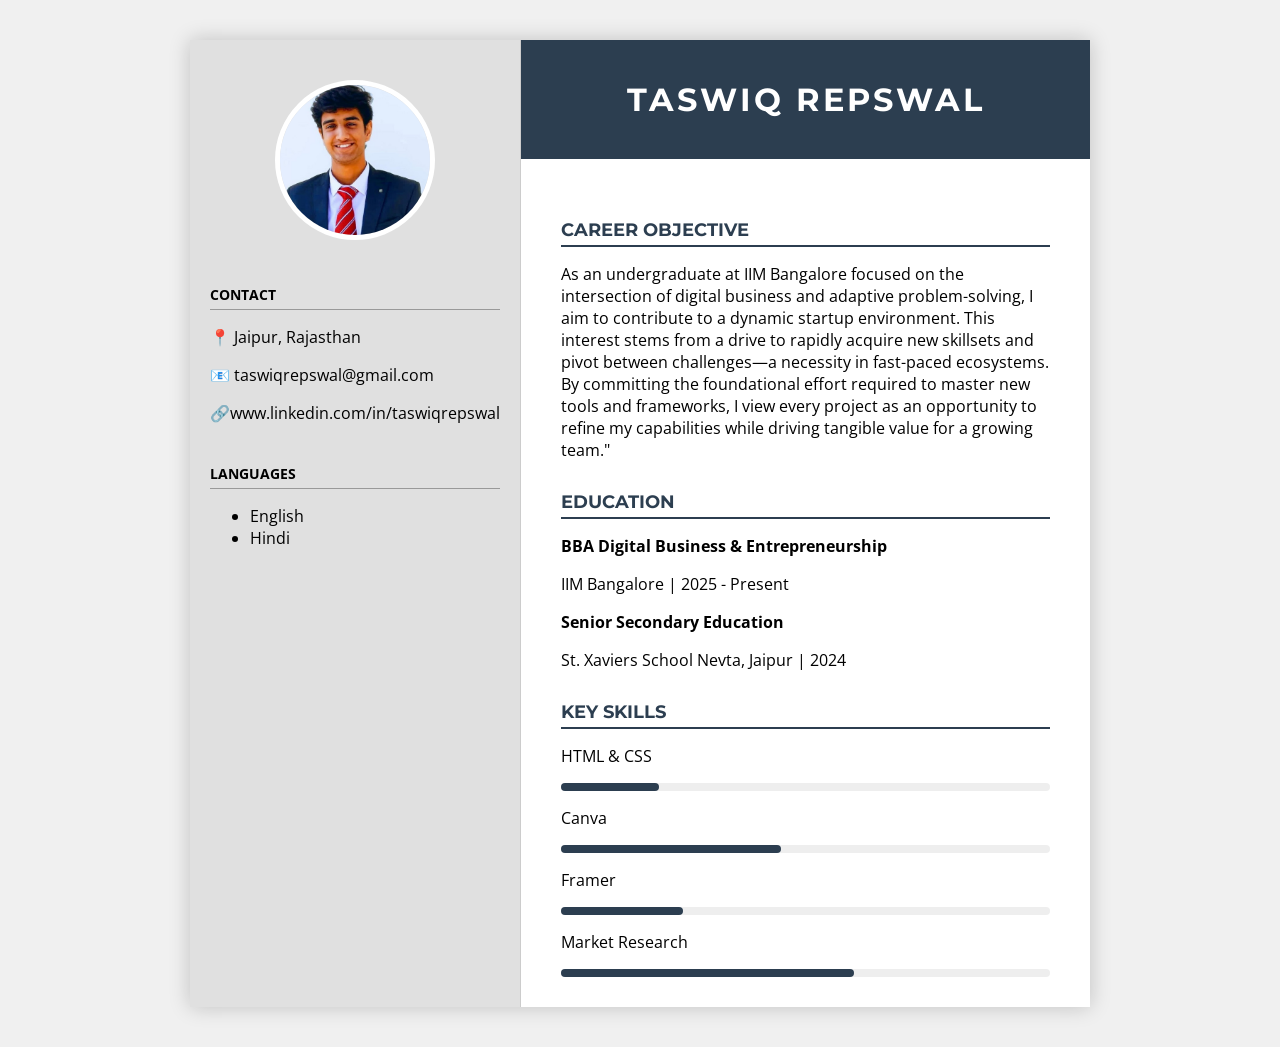
<file: index.html>
<!DOCTYPE html>
<html lang="en">
<head>
    <meta charset="UTF-8">
    <title>Taswiq Repswal | Resume</title>
    <link rel="stylesheet" href="style.css">
    <link href="https://fonts.googleapis.com/css2?family=Montserrat:wght@700&family=Open+Sans:wght@400;600&display=swap" rel="stylesheet">
</head>
<body>

    <div class="resume-wrapper">
        <aside class="sidebar">
            <div class="photo-container">
                <img src="Image.jpg" alt="Taswiq Repswal">
            </div>

            <section class="sidebar-section">
                <h3>CONTACT</h3>
                <p>📍 Jaipur, Rajasthan</p>
                <p>📧 taswiqrepswal@gmail.com</p>
                <p>🔗www.linkedin.com/in/taswiqrepswal</p>
            </section>

            <section class="sidebar-section">
                <h3>LANGUAGES</h3>
                <ul>
                    <li>English</li>
                    <li>Hindi</li>
                </ul>
            </section>
        </aside>

        <main class="main-content">
            <header class="top-banner">
                <h1>TASWIQ REPSWAL</h1>
            </header>

            <div class="content-padding">
                <section>
                    <h2 class="section-title">CAREER OBJECTIVE</h2>
                    <p>As an undergraduate at IIM Bangalore focused on the intersection of digital business and adaptive problem-solving, 
                        I aim to contribute to a dynamic startup environment. 
                        This interest stems from a drive to rapidly acquire new skillsets and pivot between challenges—a necessity in fast-paced ecosystems. 
                        By committing the foundational effort required to master new tools and frameworks, 
                        I view every project as an opportunity to refine my capabilities while driving tangible value for a growing team."</p>
                </section>

                <section>
                    <h2 class="section-title">EDUCATION</h2>
                    <div class="edu-item">
                        <p><strong>BBA Digital Business & Entrepreneurship</strong></p>
                        <p>IIM Bangalore | 2025 - Present</p>
                    </div>
                    <div class="edu-item">
                        <p><strong>Senior Secondary Education</strong></p>
                        <p>St. Xaviers School Nevta, Jaipur | 2024 </p>
                    </div>
                </section>

                <section>
                    <h2 class="section-title">KEY SKILLS</h2>
                    <div class="skill-container">
                        <p>HTML & CSS</p>
                        <div class="skill-bar-bg"><div class="skill-level" style="width: 20%;"></div></div>
                    </div>
                    <div class="skill-container">
                        <p>Canva</p>
                        <div class="skill-bar-bg"><div class="skill-level" style="width: 45%;"></div></div>
                    </div>
                     <div class="skill-container">
                        <p>Framer</p>
                        <div class="skill-bar-bg"><div class="skill-level" style="width: 25%;"></div></div>
                    </div>
                     <div class="skill-container">
                        <p>Market Research</p>
                        <div class="skill-bar-bg"><div class="skill-level" style="width: 60%;"></div></div>
                    </div>
                </section>
            </div>
        </main>
    </div>

</body>
</html>
</file>
<file: style.css>
/* General Resets */
body {
    margin: 0;
    padding: 0;
    background-color: #f0f0f0; /* Page background */
    font-family: 'Open Sans', sans-serif;
}

.resume-wrapper {
    display: flex; /* Creates the two columns */
    max-width: 900px;
    margin: 40px auto;
    background-color: white;
    box-shadow: 0 0 20px rgba(0,0,0,0.2);
    min-height: 100vh;
}

/* Sidebar Column */
.sidebar {
    flex: 1; /* Takes 1/3 of space */
    background-color: #e0e0e0; /* Light gray */
    padding: 40px 20px;
    border-right: 1px solid #ccc;
}

.photo-container {
    text-align: center;
    margin-bottom: 30px;
}

.photo-container img {
    width: 150px;
    height: 150px;
    border-radius: 50%;
    border: 5px solid white;
    object-fit: cover;
}

/* Main Content Column */
.main-content {
    flex: 2; /* Takes 2/3 of space */
}

.top-banner {
    background-color: #2c3e50; /* Dark Navy top bar */
    color: white;
    padding: 40px;
    text-align: center;
}

.top-banner h1 {
    font-family: 'Montserrat', sans-serif;
    margin: 0;
    letter-spacing: 3px;
}

.content-padding {
    padding: 30px 40px;
}

.section-title {
    font-family: 'Montserrat', sans-serif;
    font-size: 1.1rem;
    color: #2c3e50;
    border-bottom: 2px solid #2c3e50;
    margin-top: 30px;
    padding-bottom: 5px;
}

/* Skill Bars */
.skill-container { margin-top: 15px; }
.skill-bar-bg { background: #eee; height: 8px; border-radius: 5px; width: 100%; }
.skill-level { background: #2c3e50; height: 100%; border-radius: 5px; }

.sidebar-section h3 {
    font-size: 0.9rem;
    border-bottom: 1px solid #999;
    padding-bottom: 5px;
    margin-top: 40px;
}
</file>
